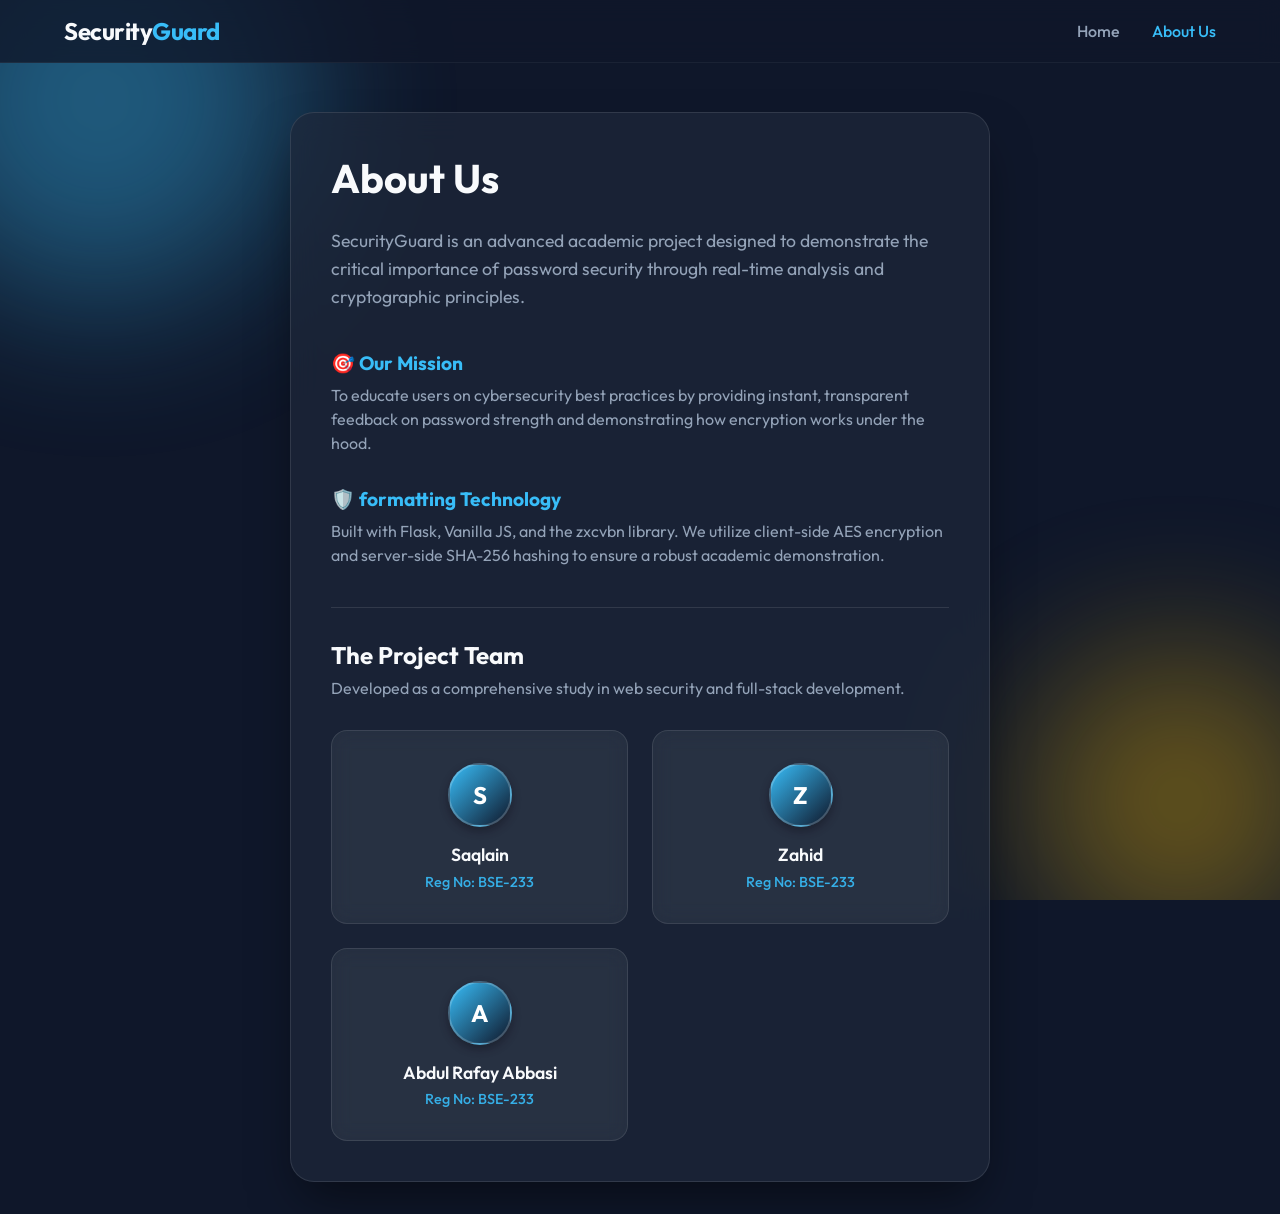
<file: frontend/about.html>
<!DOCTYPE html>
<html lang="en">

<head>
    <meta charset="UTF-8">
    <meta name="viewport" content="width=device-width, initial-scale=1.0">
    <title>About Us - SecurityGuard</title>
    <link rel="preconnect" href="https://fonts.googleapis.com">
    <link rel="preconnect" href="https://fonts.gstatic.com" crossorigin>
    <link href="https://fonts.googleapis.com/css2?family=Outfit:wght@300;400;600;700&display=swap" rel="stylesheet">
    <link rel="stylesheet" href="style.css">
</head>

<body>
    <div class="background-globes">
        <div class="globe globe-1"></div>
        <div class="globe globe-2"></div>
    </div>

    <!-- Navigation Bar -->
    <nav class="navbar">
        <div class="logo">Security<span class="highlight">Guard</span></div>
        <ul class="nav-links">
            <li><a href="/">Home</a></li>
            <li><a href="/about" class="active">About Us</a></li>
        </ul>
    </nav>

    <main class="container">
        <section class="content-card">
            <h1>About <span class="highlight">Us</span></h1>
            <p class="intro-text">
                SecurityGuard is an advanced academic project designed to demonstrate the critical importance of
                password security through real-time analysis and cryptographic principles.
            </p>

            <div class="info-grid">
                <div class="info-item">
                    <h3>🎯 Our Mission</h3>
                    <p>To educate users on cybersecurity best practices by providing instant, transparent feedback on
                        password strength and demonstrating how encryption works under the hood.</p>
                </div>
                <div class="info-item">
                    <h3>🛡️ formatting Technology</h3>
                    <p>Built with Flask, Vanilla JS, and the zxcvbn library. We utilize client-side AES encryption and
                        server-side SHA-256 hashing to ensure a robust academic demonstration.</p>
                </div>
            </div>

            <div class="team-section">
                <h2>The Project Team</h2>
                <p>Developed as a comprehensive study in web security and full-stack development.</p>
                <div class="team-grid">
                    <div class="team-card">
                        <div class="team-avatar">S</div>
                        <h3>Saqlain</h3>
                        <div class="reg-no">Reg No: BSE-233</div>
                    </div>
                    <div class="team-card">
                        <div class="team-avatar">Z</div>
                        <h3>Zahid</h3>
                        <div class="reg-no">Reg No: BSE-233</div>
                    </div>
                    <div class="team-card">
                        <div class="team-avatar">A</div>
                        <h3>Abdul Rafay Abbasi</h3>
                        <div class="reg-no">Reg No: BSE-233</div>
                    </div>
                </div>
            </div>
        </section>
    </main>
</body>

</html>
</file>
<file: frontend/style.css>
:root {
    --bg-color: #0f172a;
    --card-bg: rgba(30, 41, 59, 0.7);
    --text-primary: #f8fafc;
    --text-secondary: #94a3b8;
    --highlight: #38bdf8;
    --success: #22c55e;
    --warning: #eab308;
    --danger: #ef4444;
    --nav-bg: rgba(15, 23, 42, 0.8);
    --font-main: 'Outfit', sans-serif;
}

* {
    margin: 0;
    padding: 0;
    box-sizing: border-box;
}

body {
    font-family: var(--font-main);
    background-color: var(--bg-color);
    color: var(--text-primary);
    min-height: 100vh;
    display: flex;
    flex-direction: column;
    align-items: center;
    overflow-x: hidden;
    position: relative;
    padding-top: 80px;
    /* Space for fixed navbar */
}

/* Background Animation */
.background-globes {
    position: fixed;
    width: 100%;
    height: 100%;
    z-index: -1;
    overflow: hidden;
    top: 0;
    left: 0;
}

.globe {
    position: absolute;
    border-radius: 50%;
    filter: blur(80px);
    opacity: 0.4;
}

.globe-1 {
    width: 400px;
    height: 400px;
    background: var(--highlight);
    top: -100px;
    left: -100px;
    animation: float 10s infinite alternate;
}

.globe-2 {
    width: 300px;
    height: 300px;
    background: var(--warning);
    bottom: -50px;
    right: -50px;
    animation: float 12s infinite alternate-reverse;
}

@keyframes float {
    0% {
        transform: translate(0, 0);
    }

    100% {
        transform: translate(30px, 50px);
    }
}

/* Navigation Bar */
.navbar {
    position: fixed;
    top: 0;
    width: 100%;
    padding: 1rem 5%;
    display: flex;
    justify-content: space-between;
    align-items: center;
    background: var(--nav-bg);
    backdrop-filter: blur(12px);
    -webkit-backdrop-filter: blur(12px);
    z-index: 1000;
    border-bottom: 1px solid rgba(255, 255, 255, 0.05);
}

.logo {
    font-size: 1.5rem;
    font-weight: 700;
    letter-spacing: -0.5px;
}

.logo .highlight {
    color: var(--highlight);
}

.nav-links {
    list-style: none;
    display: flex;
    gap: 2rem;
}

.nav-links a {
    text-decoration: none;
    color: var(--text-secondary);
    font-weight: 500;
    transition: color 0.3s;
    font-size: 1rem;
}

.nav-links a:hover,
.nav-links a.active {
    color: var(--highlight);
}

.container {
    width: 90%;
    max-width: 700px;
    /* Widened slightly */
    z-index: 10;
    margin: 2rem 0;
}

/* Header & Card Styles */
header {
    text-align: center;
    margin-bottom: 2.5rem;
}

header h1 {
    font-size: 3rem;
    font-weight: 800;
    margin-bottom: 0.5rem;
    background: linear-gradient(to right, #fff, #94a3b8);
    -webkit-background-clip: text;
    background-clip: text;
    -webkit-text-fill-color: transparent;
}

.analyzer-card,
.content-card {
    background: var(--card-bg);
    backdrop-filter: blur(16px);
    -webkit-backdrop-filter: blur(16px);
    border: 1px solid rgba(255, 255, 255, 0.1);
    border-radius: 24px;
    padding: 2.5rem;
    box-shadow: 0 25px 50px -12px rgba(0, 0, 0, 0.5);
    transition: transform 0.3s ease;
}

.analyzer-card:hover {
    transform: translateY(-5px);
}

/* Form Elements */
.input-group {
    position: relative;
    margin-bottom: 2rem;
}

input[type="password"],
input[type="text"] {
    width: 100%;
    background: rgba(15, 23, 42, 0.6);
    border: 2px solid rgba(255, 255, 255, 0.1);
    border-radius: 14px;
    padding: 1.2rem;
    font-size: 1.1rem;
    color: white;
    outline: none;
    transition: all 0.3s;
}

input:focus {
    border-color: var(--highlight);
    box-shadow: 0 0 0 4px rgba(56, 189, 248, 0.2);
}

.icon-btn {
    position: absolute;
    right: 15px;
    top: 50%;
    transform: translateY(-50%);
    background: none;
    border: none;
    cursor: pointer;
    font-size: 1.3rem;
    opacity: 0.7;
    transition: opacity 0.3s;
    color: var(--text-primary);
}

.icon-btn:hover {
    opacity: 1;
}

/* Strength Meter */
.strength-meter-container {
    margin-bottom: 2rem;
}

.strength-bar-bg {
    height: 10px;
    background: rgba(255, 255, 255, 0.1);
    border-radius: 5px;
    overflow: hidden;
    margin-bottom: 0.8rem;
}

.strength-bar {
    height: 100%;
    width: 0%;
    background: var(--danger);
    transition: width 0.5s cubic-bezier(0.4, 0, 0.2, 1), background-color 0.5s;
}

.strength-text {
    text-align: right;
    font-size: 0.95rem;
    color: var(--text-secondary);
    font-weight: 600;
}

.feedback {
    margin-bottom: 2.5rem;
    padding: 1rem;
    background: rgba(255, 255, 255, 0.03);
    border-radius: 12px;
    font-size: 0.95rem;
    color: var(--text-secondary);
    min-height: 3rem;
}

/* Results Grid */
.results-grid {
    display: grid;
    grid-template-columns: 1fr 1fr;
    gap: 1.5rem;
}

@media (max-width: 600px) {
    .results-grid {
        grid-template-columns: 1fr;
    }

    header h1 {
        font-size: 2.2rem;
    }
}

.result-card {
    background: rgba(0, 0, 0, 0.3);
    padding: 1.5rem;
    border-radius: 16px;
    border: 1px solid rgba(255, 255, 255, 0.05);
}

.result-card h3 {
    font-size: 0.95rem;
    text-transform: uppercase;
    letter-spacing: 0.5px;
    margin-bottom: 0.3rem;
    color: var(--highlight);
}

.result-card .subtitle {
    font-size: 0.75rem;
    color: var(--text-secondary);
    margin-bottom: 1rem;
    font-style: italic;
}

.code-block {
    font-family: 'Courier New', monospace;
    font-size: 0.8rem;
    color: #cbd5e1;
    word-break: break-all;
    background: rgba(15, 23, 42, 0.8);
    padding: 0.8rem;
    border-radius: 8px;
    border: 1px solid rgba(255, 255, 255, 0.1);
}

/* About Page Styles */
.content-card h1 {
    font-size: 2.5rem;
    margin-bottom: 1.5rem;
}

.intro-text {
    font-size: 1.1rem;
    line-height: 1.6;
    color: var(--text-secondary);
    margin-bottom: 2.5rem;
}

.info-grid {
    display: grid;
    gap: 2rem;
    margin-bottom: 2.5rem;
}

.info-item h3 {
    color: var(--highlight);
    margin-bottom: 0.5rem;
    font-size: 1.2rem;
}

.info-item p {
    color: var(--text-secondary);
    line-height: 1.5;
}

.team-section {
    border-top: 1px solid rgba(255, 255, 255, 0.1);
    padding-top: 2rem;
}

.team-section h2 {
    font-size: 1.5rem;
    margin-bottom: 0.5rem;
}

.team-section p {
    color: var(--text-secondary);
    margin-bottom: 2rem;
}

.team-grid {
    display: grid;
    grid-template-columns: repeat(auto-fit, minmax(200px, 1fr));
    gap: 1.5rem;
}

.team-card {
    background: rgba(255, 255, 255, 0.05);
    border: 1px solid rgba(255, 255, 255, 0.1);
    border-radius: 16px;
    padding: 2rem 1.5rem;
    text-align: center;
    transition: transform 0.3s ease, box-shadow 0.3s ease;
    backdrop-filter: blur(10px);
}

.team-card:hover {
    transform: translateY(-5px);
    box-shadow: 0 10px 30px -10px rgba(56, 189, 248, 0.3);
    border-color: var(--highlight);
    background: rgba(255, 255, 255, 0.08);
}

.team-avatar {
    width: 64px;
    height: 64px;
    background: linear-gradient(135deg, var(--highlight), var(--bg-color));
    border-radius: 50%;
    margin: 0 auto 1rem;
    display: flex;
    align-items: center;
    justify-content: center;
    font-size: 1.5rem;
    font-weight: bold;
    color: white;
    box-shadow: 0 4px 10px rgba(0, 0, 0, 0.3);
    border: 2px solid rgba(255, 255, 255, 0.2);
}

.team-card h3 {
    margin-bottom: 0.4rem;
    color: var(--text-primary);
    font-size: 1.1rem;
    font-weight: 600;
}

.team-card .reg-no {
    color: var(--highlight);
    font-size: 0.9rem;
    font-weight: 500;
    opacity: 0.9;
}
</file>
